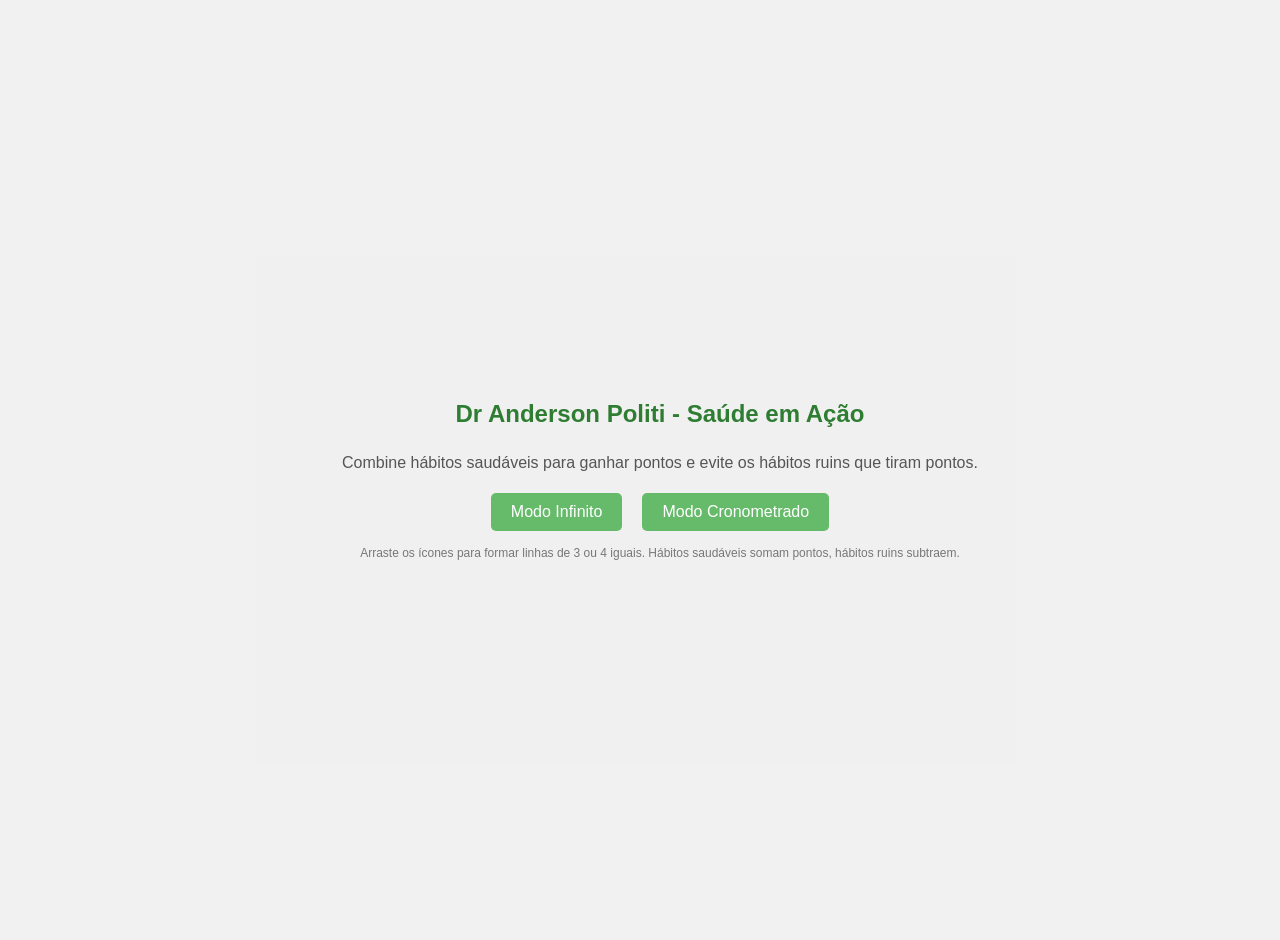
<file: index.html>
<!DOCTYPE html>
<html lang="pt-BR">
<head>
  <meta charset="UTF-8">
  <title>Dr Anderson Politi - Saúde em Ação</title>
  <link rel="stylesheet" href="style.css">
</head>
<body>

  <!-- TELA DE ESCOLHA DE MODO -->
  <div id="modeSelection">
    <h2>Dr Anderson Politi - Saúde em Ação</h2>
    <p>Combine hábitos saudáveis para ganhar pontos e evite os hábitos ruins que tiram pontos.</p>

    <div class="mode-buttons">
      <button id="endlessMode">Modo Infinito</button>
      <button id="timedMode">Modo Cronometrado</button>
    </div>

    <small>
      Arraste os ícones para formar linhas de 3 ou 4 iguais.
      Hábitos saudáveis somam pontos, hábitos ruins subtraem.
    </small>
  </div>

  <!-- PLACAR -->
  <div class="scoreBoard">
    <h3>Dr Anderson Politi</h3>
    <h1>Saúde em Ação</h1>

    <div class="scores">
      <span>Pontos:</span>
      <span id="score">0</span>
    </div>

    <div id="timer"></div>

    <button id="changeMode">Trocar Modo</button>
  </div>

  <!-- TABULEIRO DO JOGO -->
  <div class="grid"></div>

  <script src="script.js"></script>
</body>
</html>
</file>
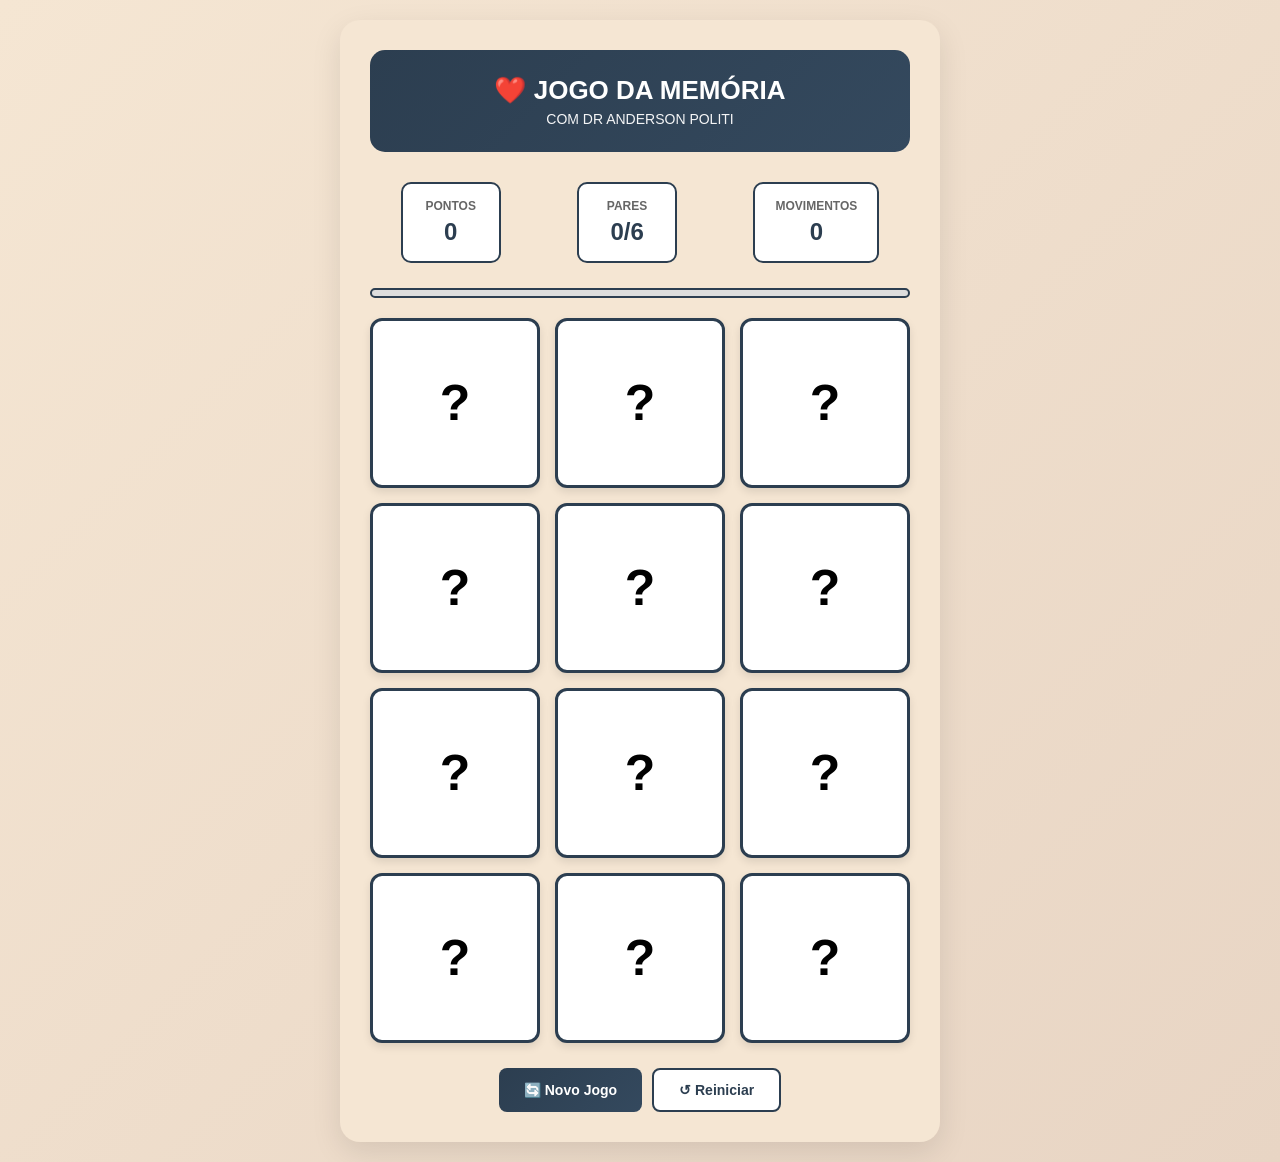
<file: memory.html>
<!DOCTYPE html>
<html lang="pt-BR">
<head>
    <meta charset="UTF-8">
    <meta name="viewport" content="width=device-width, initial-scale=1.0">
    <title>Jogo da Memória com Dr Anderson Politi</title>
    <style>
        * {
            margin: 0;
            padding: 0;
            box-sizing: border-box;
        }

        body {
            font-family: 'Arial', sans-serif;
            background: linear-gradient(135deg, #f5e6d3 0%, #e8d5c4 100%);
            min-height: 100vh;
            display: flex;
            justify-content: center;
            align-items: center;
            padding: 20px;
        }

        .container {
            width: 100%;
            max-width: 600px;
            background: #f5e6d3;
            border-radius: 20px;
            padding: 30px;
            box-shadow: 0 10px 30px rgba(0, 0, 0, 0.1);
        }

        .header {
            background: linear-gradient(135deg, #2c3e50 0%, #34495e 100%);
            color: white;
            padding: 25px;
            border-radius: 15px;
            text-align: center;
            margin-bottom: 30px;
        }

        .header h1 {
            font-size: 26px;
            margin-bottom: 5px;
            font-weight: bold;
        }

        .header p {
            font-size: 14px;
            opacity: 0.95;
        }

        .stats {
            display: flex;
            justify-content: space-around;
            gap: 15px;
            margin-bottom: 25px;
            flex-wrap: wrap;
        }

        .stat {
            background: white;
            padding: 15px 20px;
            border-radius: 10px;
            text-align: center;
            border: 2px solid #2c3e50;
            min-width: 100px;
        }

        .stat-label {
            font-size: 12px;
            color: #666;
            font-weight: bold;
            margin-bottom: 5px;
        }

        .stat-value {
            font-size: 24px;
            color: #2c3e50;
            font-weight: bold;
        }

        .game-board {
            display: grid;
            grid-template-columns: repeat(3, 1fr);
            gap: 15px;
            margin-bottom: 25px;
        }

        .card {
            aspect-ratio: 1;
            background: white;
            border: 3px solid #2c3e50;
            border-radius: 12px;
            cursor: pointer;
            font-size: 50px;
            display: flex;
            align-items: center;
            justify-content: center;
            transition: all 0.3s;
            box-shadow: 0 4px 8px rgba(0, 0, 0, 0.1);
            position: relative;
        }

        .card:hover:not(.matched):not(.flipped) {
            transform: translateY(-5px);
            box-shadow: 0 6px 12px rgba(0, 0, 0, 0.15);
        }

        .card.flipped {
            background: #e8d5c4;
            border-color: #e67e22;
        }

        .card.matched {
            background: #d4edda;
            border-color: #28a745;
            cursor: default;
            animation: matchPulse 0.5s ease-out;
        }

        @keyframes matchPulse {
            0% { transform: scale(1); }
            50% { transform: scale(1.1); }
            100% { transform: scale(1); }
        }

        .card:active:not(.matched) {
            transform: scale(0.95);
        }

        .controls {
            display: flex;
            gap: 10px;
            justify-content: center;
            flex-wrap: wrap;
        }

        button {
            padding: 12px 25px;
            border: none;
            border-radius: 8px;
            font-size: 14px;
            font-weight: bold;
            cursor: pointer;
            transition: all 0.3s;
        }

        .btn-primary {
            background: linear-gradient(135deg, #2c3e50 0%, #34495e 100%);
            color: white;
        }

        .btn-primary:hover {
            transform: translateY(-2px);
            box-shadow: 0 5px 12px rgba(44, 62, 80, 0.3);
        }

        .btn-secondary {
            background: white;
            color: #2c3e50;
            border: 2px solid #2c3e50;
        }

        .btn-secondary:hover {
            background: #f0f0f0;
        }

        .modal {
            display: none;
            position: fixed;
            top: 0;
            left: 0;
            width: 100%;
            height: 100%;
            background: rgba(0, 0, 0, 0.5);
            justify-content: center;
            align-items: center;
            z-index: 1000;
        }

        .modal.show {
            display: flex;
        }

        .modal-content {
            background: white;
            padding: 40px;
            border-radius: 15px;
            text-align: center;
            max-width: 400px;
            border: 4px solid #2c3e50;
            animation: popIn 0.3s ease-out;
        }

        @keyframes popIn {
            from {
                opacity: 0;
                transform: scale(0.8);
            }
            to {
                opacity: 1;
                transform: scale(1);
            }
        }

        .modal-content h2 {
            color: #2c3e50;
            margin-bottom: 15px;
            font-size: 28px;
        }

        .modal-content p {
            color: #666;
            margin-bottom: 15px;
            font-size: 16px;
        }

        .big-emoji {
            font-size: 60px;
            margin: 20px 0;
        }

        .progress-bar {
            width: 100%;
            height: 10px;
            background: #ddd;
            border-radius: 10px;
            margin-bottom: 20px;
            overflow: hidden;
            border: 2px solid #2c3e50;
        }

        .progress-fill {
            height: 100%;
            background: linear-gradient(90deg, #e67e22 0%, #d35400 100%);
            transition: width 0.3s;
        }

        @media (max-width: 600px) {
            .container {
                padding: 20px;
            }

            .header h1 {
                font-size: 22px;
            }

            .game-board {
                grid-template-columns: repeat(3, 1fr);
                gap: 10px;
            }

            .card {
                font-size: 40px;
            }
        }
    </style>
</head>
<body>

<div class="container">
    <div class="header">
        <h1>❤️ JOGO DA MEMÓRIA</h1>
        <p>COM DR ANDERSON POLITI</p>
    </div>

    <div class="stats">
        <div class="stat">
            <div class="stat-label">PONTOS</div>
            <div class="stat-value" id="score">0</div>
        </div>
        <div class="stat">
            <div class="stat-label">PARES</div>
            <div class="stat-value"><span id="matched">0</span>/6</div>
        </div>
        <div class="stat">
            <div class="stat-label">MOVIMENTOS</div>
            <div class="stat-value" id="moves">0</div>
        </div>
    </div>

    <div class="progress-bar">
        <div class="progress-fill" id="progressFill" style="width: 0%;"></div>
    </div>

    <div class="game-board" id="gameBoard"></div>

    <div class="controls">
        <button class="btn-primary" onclick="newGame()">🔄 Novo Jogo</button>
        <button class="btn-secondary" onclick="resetGame()">↺ Reiniciar</button>
    </div>
</div>

<!-- Modal de Vitória -->
<div class="modal" id="winModal">
    <div class="modal-content">
        <div class="big-emoji">🎉</div>
        <h2>Parabéns!</h2>
        <p>Você conseguiu emparelar todos os hábitos saudáveis!</p>
        <p style="font-size: 20px; color: #2c3e50; font-weight: bold;" id="finalScore">0 Pontos</p>
        <button class="btn-primary" onclick="newGame()" style="width: 100%; margin-top: 20px;">Jogar Novamente</button>
    </div>
</div>

<script>
    // Dados do jogo - Pares de ícones
    const cardPairs = [
        { emoji: '❤️', pair: '🏃' },  // Coração - Exercício
        { emoji: '🥗', pair: '💪' },  // Comida - Força
        { emoji: '😴', pair: '⚡' },  // Sono - Energia
        { emoji: '🚭', pair: '🫁' },  // Sem fumar - Pulmão
        { emoji: '🧘', pair: '😊' },  // Meditação - Felicidade
        { emoji: '🍎', pair: '🩺' }   // Maçã - Saúde
    ];

    let cards = [];
    let flipped = [];
    let matched = 0;
    let moves = 0;
    let score = 0;
    let locked = false;

    function initGame() {
        cards = [];
        cardPairs.forEach(pair => {
            cards.push({ emoji: pair.emoji, pair: pair.pair, matched: false });
            cards.push({ emoji: pair.pair, pair: pair.emoji, matched: false });
        });
        cards = cards.sort(() => Math.random() - 0.5);
        renderBoard();
    }

    function renderBoard() {
        const board = document.getElementById('gameBoard');
        board.innerHTML = '';

        cards.forEach((card, index) => {
            const cardEl = document.createElement('button');
            cardEl.className = 'card';
            if (card.matched) {
                cardEl.classList.add('matched');
                cardEl.textContent = card.emoji;
            } else {
                cardEl.textContent = '?';
            }
            cardEl.onclick = () => flipCard(index);
            board.appendChild(cardEl);
        });
    }

    function flipCard(index) {
        if (locked || cards[index].matched || flipped.includes(index)) return;

        flipped.push(index);
        const cardEls = document.querySelectorAll('.card');
        cardEls[index].classList.add('flipped');
        cardEls[index].textContent = cards[index].emoji;

        if (flipped.length === 2) {
            moves++;
            checkMatch();
        }

        updateStats();
    }

    function checkMatch() {
        locked = true;
        const [first, second] = flipped;
        const isMatch = cards[first].pair === cards[second].emoji;

        setTimeout(() => {
            const cardEls = document.querySelectorAll('.card');

            if (isMatch) {
                cards[first].matched = true;
                cards[second].matched = true;
                matched++;
                score += 10;

                cardEls[first].classList.add('matched');
                cardEls[second].classList.add('matched');

                if (matched === 6) {
                    endGame();
                }
            } else {
                score = Math.max(0, score - 2);
                cardEls[first].classList.remove('flipped');
                cardEls[second].classList.remove('flipped');
                cardEls[first].textContent = '?';
                cardEls[second].textContent = '?';
            }

            flipped = [];
            locked = false;
            updateStats();
        }, 1000);
    }

    function updateStats() {
        document.getElementById('score').textContent = score;
        document.getElementById('matched').textContent = matched;
        document.getElementById('moves').textContent = moves;

        const progress = (matched / 6) * 100;
        document.getElementById('progressFill').style.width = progress + '%';
    }

    function endGame() {
        setTimeout(() => {
            document.getElementById('finalScore').textContent = score + ' Pontos';
            document.getElementById('winModal').classList.add('show');
        }, 500);
    }

    function newGame() {
        document.getElementById('winModal').classList.remove('show');
        matched = 0;
        moves = 0;
        score = 0;
        flipped = [];
        locked = false;
        initGame();
        updateStats();
    }

    function resetGame() {
        matched = 0;
        moves = 0;
        score = 0;
        flipped = [];
        locked = false;
        initGame();
        updateStats();
    }

    // Iniciar
    initGame();
    updateStats();
</script>

</body>
</html>
</file>
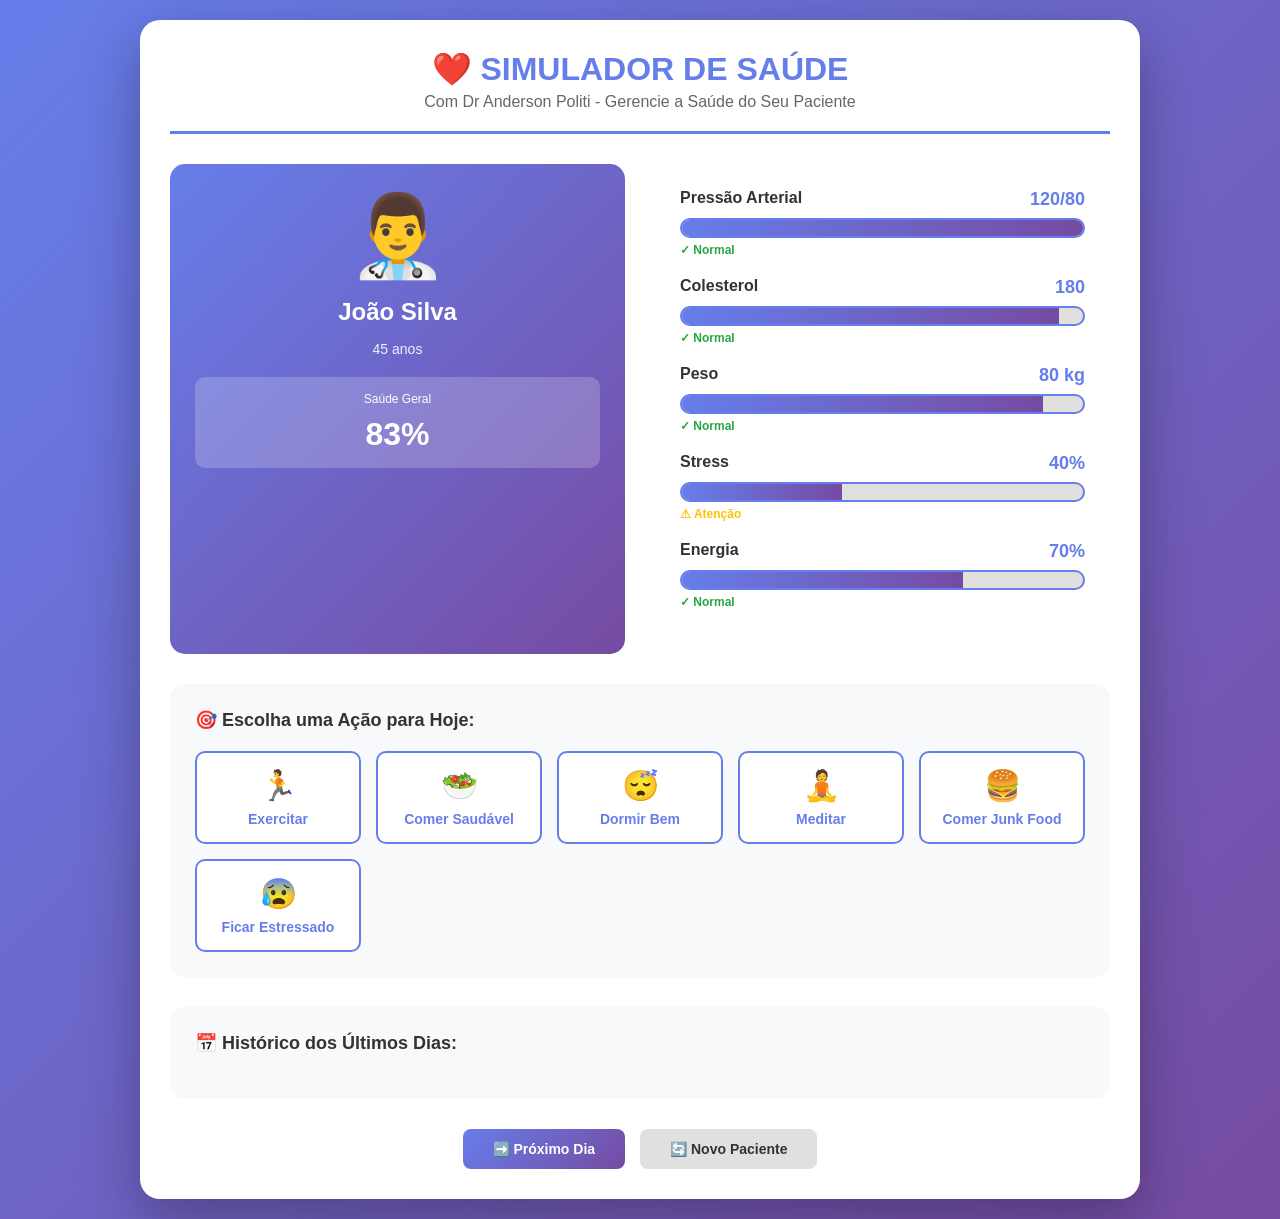
<file: simulator.html>
<!DOCTYPE html>
<html lang="pt-BR">
<head>
    <meta charset="UTF-8">
    <meta name="viewport" content="width=device-width, initial-scale=1.0">
    <title>Simulador de Saúde - Dr Anderson Politi</title>
    <style>
        * {
            margin: 0;
            padding: 0;
            box-sizing: border-box;
        }

        body {
            font-family: 'Arial', sans-serif;
            background: linear-gradient(135deg, #667eea 0%, #764ba2 100%);
            min-height: 100vh;
            padding: 20px;
        }

        .container {
            max-width: 1000px;
            margin: 0 auto;
            background: white;
            border-radius: 20px;
            padding: 30px;
            box-shadow: 0 20px 60px rgba(0, 0, 0, 0.3);
        }

        .header {
            text-align: center;
            margin-bottom: 30px;
            border-bottom: 3px solid #667eea;
            padding-bottom: 20px;
        }

        .header h1 {
            color: #667eea;
            font-size: 32px;
            margin-bottom: 5px;
        }

        .header p {
            color: #666;
            font-size: 16px;
        }

        .main-content {
            display: grid;
            grid-template-columns: 1fr 1fr;
            gap: 30px;
            margin-bottom: 30px;
        }

        .patient-card {
            background: linear-gradient(135deg, #667eea 0%, #764ba2 100%);
            color: white;
            padding: 25px;
            border-radius: 15px;
            text-align: center;
        }

        .patient-name {
            font-size: 24px;
            font-weight: bold;
            margin-bottom: 15px;
        }

        .patient-avatar {
            font-size: 80px;
            margin-bottom: 15px;
        }

        .patient-age {
            font-size: 14px;
            opacity: 0.9;
            margin-bottom: 20px;
        }

        .health-metrics {
            background: white;
            padding: 25px;
            border-radius: 15px;
        }

        .metric {
            margin-bottom: 20px;
        }

        .metric-label {
            display: flex;
            justify-content: space-between;
            margin-bottom: 8px;
            font-weight: bold;
            color: #333;
        }

        .metric-value {
            color: #667eea;
            font-size: 18px;
        }

        .metric-bar {
            width: 100%;
            height: 20px;
            background: #e0e0e0;
            border-radius: 10px;
            overflow: hidden;
            border: 2px solid #667eea;
        }

        .metric-fill {
            height: 100%;
            background: linear-gradient(90deg, #667eea 0%, #764ba2 100%);
            transition: width 0.3s;
            display: flex;
            align-items: center;
            justify-content: center;
            color: white;
            font-size: 12px;
            font-weight: bold;
        }

        .metric-status {
            font-size: 12px;
            margin-top: 5px;
            font-weight: bold;
        }

        .status-good {
            color: #28a745;
        }

        .status-warning {
            color: #ffc107;
        }

        .status-danger {
            color: #dc3545;
        }

        .actions {
            background: #f8f9fa;
            padding: 25px;
            border-radius: 15px;
            margin-bottom: 30px;
        }

        .actions h3 {
            color: #333;
            margin-bottom: 20px;
            font-size: 18px;
        }

        .action-grid {
            display: grid;
            grid-template-columns: repeat(auto-fit, minmax(150px, 1fr));
            gap: 15px;
        }

        .action-btn {
            background: white;
            border: 2px solid #667eea;
            padding: 15px;
            border-radius: 10px;
            cursor: pointer;
            transition: all 0.3s;
            font-weight: bold;
            color: #667eea;
            text-align: center;
            font-size: 14px;
        }

        .action-btn:hover {
            background: #667eea;
            color: white;
            transform: translateY(-3px);
            box-shadow: 0 5px 15px rgba(102, 126, 234, 0.3);
        }

        .action-btn:active {
            transform: translateY(-1px);
        }

        .action-icon {
            font-size: 30px;
            margin-bottom: 8px;
        }

        .timeline {
            background: #f8f9fa;
            padding: 25px;
            border-radius: 15px;
            margin-bottom: 30px;
        }

        .timeline h3 {
            color: #333;
            margin-bottom: 20px;
            font-size: 18px;
        }

        .day-info {
            background: white;
            padding: 15px;
            border-radius: 10px;
            border-left: 4px solid #667eea;
            margin-bottom: 10px;
        }

        .day-number {
            font-weight: bold;
            color: #667eea;
            margin-bottom: 5px;
        }

        .day-events {
            font-size: 14px;
            color: #666;
        }

        .controls {
            display: flex;
            gap: 15px;
            justify-content: center;
            flex-wrap: wrap;
        }

        button {
            padding: 12px 30px;
            border: none;
            border-radius: 8px;
            font-size: 14px;
            font-weight: bold;
            cursor: pointer;
            transition: all 0.3s;
        }

        .btn-primary {
            background: linear-gradient(135deg, #667eea 0%, #764ba2 100%);
            color: white;
        }

        .btn-primary:hover {
            transform: translateY(-2px);
            box-shadow: 0 5px 15px rgba(102, 126, 234, 0.3);
        }

        .btn-secondary {
            background: #e0e0e0;
            color: #333;
        }

        .btn-secondary:hover {
            background: #d0d0d0;
        }

        .modal {
            display: none;
            position: fixed;
            top: 0;
            left: 0;
            width: 100%;
            height: 100%;
            background: rgba(0, 0, 0, 0.5);
            justify-content: center;
            align-items: center;
            z-index: 1000;
        }

        .modal.show {
            display: flex;
        }

        .modal-content {
            background: white;
            padding: 40px;
            border-radius: 20px;
            max-width: 500px;
            text-align: center;
            animation: popIn 0.3s ease-out;
        }

        @keyframes popIn {
            from {
                opacity: 0;
                transform: scale(0.8);
            }
            to {
                opacity: 1;
                transform: scale(1);
            }
        }

        .modal-content h2 {
            color: #667eea;
            margin-bottom: 15px;
            font-size: 28px;
        }

        .modal-content p {
            color: #666;
            margin-bottom: 20px;
            font-size: 16px;
            line-height: 1.6;
        }

        .big-emoji {
            font-size: 60px;
            margin: 20px 0;
        }

        @media (max-width: 768px) {
            .main-content {
                grid-template-columns: 1fr;
            }

            .action-grid {
                grid-template-columns: repeat(2, 1fr);
            }

            .header h1 {
                font-size: 24px;
            }
        }
    </style>
</head>
<body>

<div class="container">
    <div class="header">
        <h1>❤️ SIMULADOR DE SAÚDE</h1>
        <p>Com Dr Anderson Politi - Gerencie a Saúde do Seu Paciente</p>
    </div>

    <div class="main-content">
        <div class="patient-card">
            <div class="patient-avatar">👨‍⚕️</div>
            <div class="patient-name" id="patientName">João Silva</div>
            <div class="patient-age" id="patientAge">45 anos</div>
            <div style="background: rgba(255,255,255,0.2); padding: 15px; border-radius: 10px;">
                <p style="font-size: 12px; margin-bottom: 10px;">Saúde Geral</p>
                <div style="font-size: 32px; font-weight: bold;" id="healthScore">75%</div>
            </div>
        </div>

        <div class="health-metrics">
            <div class="metric">
                <div class="metric-label">
                    <span>Pressão Arterial</span>
                    <span class="metric-value" id="pressureValue">120/80</span>
                </div>
                <div class="metric-bar">
                    <div class="metric-fill" id="pressureFill" style="width: 75%;"></div>
                </div>
                <div class="metric-status status-good" id="pressureStatus">✓ Normal</div>
            </div>

            <div class="metric">
                <div class="metric-label">
                    <span>Colesterol</span>
                    <span class="metric-value" id="cholesterolValue">180</span>
                </div>
                <div class="metric-bar">
                    <div class="metric-fill" id="cholesterolFill" style="width: 70%;"></div>
                </div>
                <div class="metric-status status-good" id="cholesterolStatus">✓ Normal</div>
            </div>

            <div class="metric">
                <div class="metric-label">
                    <span>Peso</span>
                    <span class="metric-value" id="weightValue">80 kg</span>
                </div>
                <div class="metric-bar">
                    <div class="metric-fill" id="weightFill" style="width: 65%;"></div>
                </div>
                <div class="metric-status status-good" id="weightStatus">✓ Normal</div>
            </div>

            <div class="metric">
                <div class="metric-label">
                    <span>Stress</span>
                    <span class="metric-value" id="stressValue">40%</span>
                </div>
                <div class="metric-bar">
                    <div class="metric-fill" id="stressFill" style="width: 40%;"></div>
                </div>
                <div class="metric-status status-good" id="stressStatus">✓ Baixo</div>
            </div>

            <div class="metric">
                <div class="metric-label">
                    <span>Energia</span>
                    <span class="metric-value" id="energyValue">70%</span>
                </div>
                <div class="metric-bar">
                    <div class="metric-fill" id="energyFill" style="width: 70%;"></div>
                </div>
                <div class="metric-status status-good" id="energyStatus">✓ Boa</div>
            </div>
        </div>
    </div>

    <div class="actions">
        <h3>🎯 Escolha uma Ação para Hoje:</h3>
        <div class="action-grid">
            <button class="action-btn" onclick="performAction('exercise')">
                <div class="action-icon">🏃</div>
                <div>Exercitar</div>
            </button>
            <button class="action-btn" onclick="performAction('healthy')">
                <div class="action-icon">🥗</div>
                <div>Comer Saudável</div>
            </button>
            <button class="action-btn" onclick="performAction('sleep')">
                <div class="action-icon">😴</div>
                <div>Dormir Bem</div>
            </button>
            <button class="action-btn" onclick="performAction('meditate')">
                <div class="action-icon">🧘</div>
                <div>Meditar</div>
            </button>
            <button class="action-btn" onclick="performAction('junk')">
                <div class="action-icon">🍔</div>
                <div>Comer Junk Food</div>
            </button>
            <button class="action-btn" onclick="performAction('stress')">
                <div class="action-icon">😰</div>
                <div>Ficar Estressado</div>
            </button>
        </div>
    </div>

    <div class="timeline">
        <h3>📅 Histórico dos Últimos Dias:</h3>
        <div id="timelineContainer"></div>
    </div>

    <div class="controls">
        <button class="btn-primary" onclick="nextDay()">➡️ Próximo Dia</button>
        <button class="btn-secondary" onclick="resetGame()">🔄 Novo Paciente</button>
    </div>
</div>

<!-- Modal de Resultado -->
<div class="modal" id="resultModal">
    <div class="modal-content">
        <div class="big-emoji" id="resultEmoji">✓</div>
        <h2 id="resultTitle">Ótimo!</h2>
        <p id="resultMessage"></p>
        <button class="btn-primary" onclick="closeModal()" style="width: 100%; margin-top: 20px;">Continuar</button>
    </div>
</div>

<!-- Modal de Game Over -->
<div class="modal" id="gameOverModal">
    <div class="modal-content">
        <div class="big-emoji">⚠️</div>
        <h2>Saúde Crítica!</h2>
        <p id="gameOverMessage"></p>
        <button class="btn-primary" onclick="resetGame()" style="width: 100%; margin-top: 20px;">Começar Novamente</button>
    </div>
</div>

<script>
    // Estado do jogo
    let gameState = {
        day: 1,
        pressure: 120,
        cholesterol: 180,
        weight: 80,
        stress: 40,
        energy: 70,
        history: []
    };

    const idealValues = {
        pressure: 120,
        cholesterol: 200,
        weight: 75,
        stress: 30,
        energy: 100
    };

    function updateDisplay() {
        // Pressão Arterial
        document.getElementById('pressureValue').textContent = gameState.pressure + '/80';
        const pressurePercent = Math.max(0, Math.min(100, 100 - Math.abs(gameState.pressure - 120) * 0.5));
        document.getElementById('pressureFill').style.width = pressurePercent + '%';
        updateStatus('pressure', pressurePercent);

        // Colesterol
        document.getElementById('cholesterolValue').textContent = gameState.cholesterol;
        const cholesterolPercent = Math.max(0, Math.min(100, 100 - Math.abs(gameState.cholesterol - 200) * 0.3));
        document.getElementById('cholesterolFill').style.width = cholesterolPercent + '%';
        updateStatus('cholesterol', cholesterolPercent);

        // Peso
        document.getElementById('weightValue').textContent = gameState.weight + ' kg';
        const weightPercent = Math.max(0, Math.min(100, 100 - Math.abs(gameState.weight - 75) * 2));
        document.getElementById('weightFill').style.width = weightPercent + '%';
        updateStatus('weight', weightPercent);

        // Stress
        document.getElementById('stressValue').textContent = gameState.stress + '%';
        const stressPercent = Math.max(0, 100 - gameState.stress);
        document.getElementById('stressFill').style.width = gameState.stress + '%';
        updateStatus('stress', stressPercent);

        // Energia
        document.getElementById('energyValue').textContent = gameState.energy + '%';
        document.getElementById('energyFill').style.width = gameState.energy + '%';
        updateStatus('energy', gameState.energy);

        // Saúde Geral
        const healthScore = Math.round((pressurePercent + cholesterolPercent + weightPercent + stressPercent + gameState.energy) / 5);
        document.getElementById('healthScore').textContent = healthScore + '%';

        // Verificar game over
        if (healthScore < 20) {
            document.getElementById('gameOverMessage').textContent = 'O paciente desenvolveu problemas graves de saúde! Você precisa tomar melhores decisões.';
            document.getElementById('gameOverModal').classList.add('show');
        }
    }

    function updateStatus(metric, percent) {
        const statusEl = document.getElementById(metric + 'Status');
        if (percent >= 70) {
            statusEl.className = 'metric-status status-good';
            statusEl.textContent = '✓ Normal';
        } else if (percent >= 40) {
            statusEl.className = 'metric-status status-warning';
            statusEl.textContent = '⚠ Atenção';
        } else {
            statusEl.className = 'metric-status status-danger';
            statusEl.textContent = '✗ Crítico';
        }
    }

    function performAction(action) {
        let message = '';
        let emoji = '';

        switch(action) {
            case 'exercise':
                gameState.pressure -= 5;
                gameState.cholesterol -= 10;
                gameState.weight -= 1;
                gameState.stress -= 15;
                gameState.energy += 10;
                message = 'Excelente! O exercício reduziu a pressão e o stress do paciente!';
                emoji = '💪';
                break;
            case 'healthy':
                gameState.cholesterol -= 15;
                gameState.weight -= 0.5;
                gameState.energy += 5;
                gameState.stress -= 5;
                message = 'Ótimo! Uma alimentação saudável melhora o colesterol!';
                emoji = '🥗';
                break;
            case 'sleep':
                gameState.stress -= 20;
                gameState.energy += 20;
                gameState.pressure -= 3;
                message = 'Perfeito! Um bom sono recupera a energia e reduz o stress!';
                emoji = '😴';
                break;
            case 'meditate':
                gameState.stress -= 25;
                gameState.energy += 10;
                gameState.pressure -= 5;
                message = 'Ótimo! A meditação acalma a mente e reduz a pressão!';
                emoji = '🧘';
                break;
            case 'junk':
                gameState.cholesterol += 20;
                gameState.weight += 1;
                gameState.energy -= 10;
                message = 'Cuidado! Junk food prejudica a saúde do paciente!';
                emoji = '⚠️';
                break;
            case 'stress':
                gameState.stress += 30;
                gameState.pressure += 10;
                gameState.energy -= 15;
                message = 'Não! O stress prejudica muito a saúde cardíaca!';
                emoji = '😰';
                break;
        }

        // Limitar valores
        gameState.pressure = Math.max(100, Math.min(160, gameState.pressure));
        gameState.cholesterol = Math.max(100, Math.min(300, gameState.cholesterol));
        gameState.weight = Math.max(60, Math.min(100, gameState.weight));
        gameState.stress = Math.max(0, Math.min(100, gameState.stress));
        gameState.energy = Math.max(0, Math.min(100, gameState.energy));

        // Registrar no histórico
        gameState.history.push({
            day: gameState.day,
            action: action,
            message: message
        });

        updateDisplay();
        showResult(emoji, message);
    }

    function showResult(emoji, message) {
        document.getElementById('resultEmoji').textContent = emoji;
        document.getElementById('resultMessage').textContent = message;
        document.getElementById('resultModal').classList.add('show');
    }

    function closeModal() {
        document.getElementById('resultModal').classList.remove('show');
    }

    function nextDay() {
        gameState.day++;
        updateTimeline();
    }

    function updateTimeline() {
        const container = document.getElementById('timelineContainer');
        container.innerHTML = '';

        const recentHistory = gameState.history.slice(-5).reverse();
        recentHistory.forEach(entry => {
            const dayDiv = document.createElement('div');
            dayDiv.className = 'day-info';
            dayDiv.innerHTML = `
                <div class="day-number">Dia ${entry.day}</div>
                <div class="day-events">${entry.message}</div>
            `;
            container.appendChild(dayDiv);
        });
    }

    function resetGame() {
        document.getElementById('gameOverModal').classList.remove('show');
        gameState = {
            day: 1,
            pressure: 120,
            cholesterol: 180,
            weight: 80,
            stress: 40,
            energy: 70,
            history: []
        };
        updateDisplay();
        updateTimeline();
    }

    // Inicializar
    updateDisplay();
    updateTimeline();
</script>

</body>
</html>
</file>
<file: style.css>
/* Fundo geral */
body {
  background-image: url('https://raw.githubusercontent.com/arpit456jain/Amazing-Js-Projects/master/Candy%20Crush/utils/bg.png');
  display: flex;
  justify-content: center;
  align-items: center;
  min-height: 100vh;
  font-family: 'Montserrat', sans-serif;
  color: #85796b;
}

/* Tabuleiro */
.grid {
  display: flex;
  flex-wrap: wrap;
  height: 560px;
  width: 560px;
  background-color: rgba(109, 127, 151, 0.5);
  padding: 5px;
  border-radius: 10px;
  box-shadow: 0 2px 4px rgba(0, 0, 0, 0.5) inset, 0 1px 0 #fff;
  margin-left: 80px;
  margin-top: 50px;
}

/* Cada célula */
.grid div {
  height: 70px;
  width: 70px;
  background-size: 60% 60%;
  background-repeat: no-repeat;
  background-position: center;
  border-radius: 5px;
  transition: transform 0.2s ease;
  background-color: rgba(255, 255, 255, 0.25);
}

/* Hover */
.grid div:hover {
  transform: scale(1.05);
}

/* Placar lateral */
.scoreBoard {
  background-color: #b9f6ca;
  border-radius: 20px;
  margin-top: 200px;
  margin-left: 40px;
  width: 220px;
  height: 200px;
  padding: 20px;
  display: none; /* começa escondido */
  flex-direction: column;
  justify-content: space-between;
  align-items: center;
  text-align: center;
  color: #2e7d32;
  box-shadow: 0 4px 10px rgba(0,0,0,0.3);
}

h3, h1 {
  font-family: 'Montserrat', sans-serif;
  text-transform: uppercase;
  margin: 0;
}

h1 {
  margin-top: -5px;
  font-size: 20px;
}

.scores {
  display: flex;
  gap: 8px;
  align-items: baseline;
  font-size: 18px;
}

#timer {
  font-size: 14px;
  margin-top: 6px;
}

#changeMode {
  margin-top: 10px;
  padding: 5px 10px;
  background-color: #ff7043;
  color: white;
  border: none;
  border-radius: 5px;
  cursor: pointer;
}

/* Tela de seleção de modo */
#modeSelection {
  display: flex;
  flex-direction: column;
  align-items: center;
  justify-content: center;
  height: 100vh;
  background-color: rgba(240, 240, 240, 0.96);
  font-family: 'Montserrat', sans-serif;
  position: absolute;
  top: 0;
  left: 0;
  width: 100%;
  z-index: 10;
  text-align: center;
  padding: 20px;
}

#modeSelection h2 {
  margin-bottom: 10px;
  color: #2e7d32;
}

#modeSelection p {
  margin-bottom: 16px;
  color: #555;
}

.mode-buttons {
  display: flex;
  gap: 10px;
  margin-bottom: 10px;
}

#modeSelection button {
  margin: 5px;
  padding: 10px 20px;
  font-size: 16px;
  cursor: pointer;
  background-color: #66bb6a;
  border: none;
  border-radius: 5px;
  color: white;
}

#modeSelection small {
  font-size: 12px;
  color: #777;
}

/* Esconder grid no começo */
.grid {
  display: none;
}

/* Responsivo simples */
@media (max-width: 900px) {
  body {
    flex-direction: column;
  }

  .grid {
    margin: 20px 0 0 0;
    width: 320px;
    height: 320px;
  }

  .grid div {
    width: 40px;
    height: 40px;
  }

  .scoreBoard {
    margin: 10px 0 0 0;
  }
}
</file>
